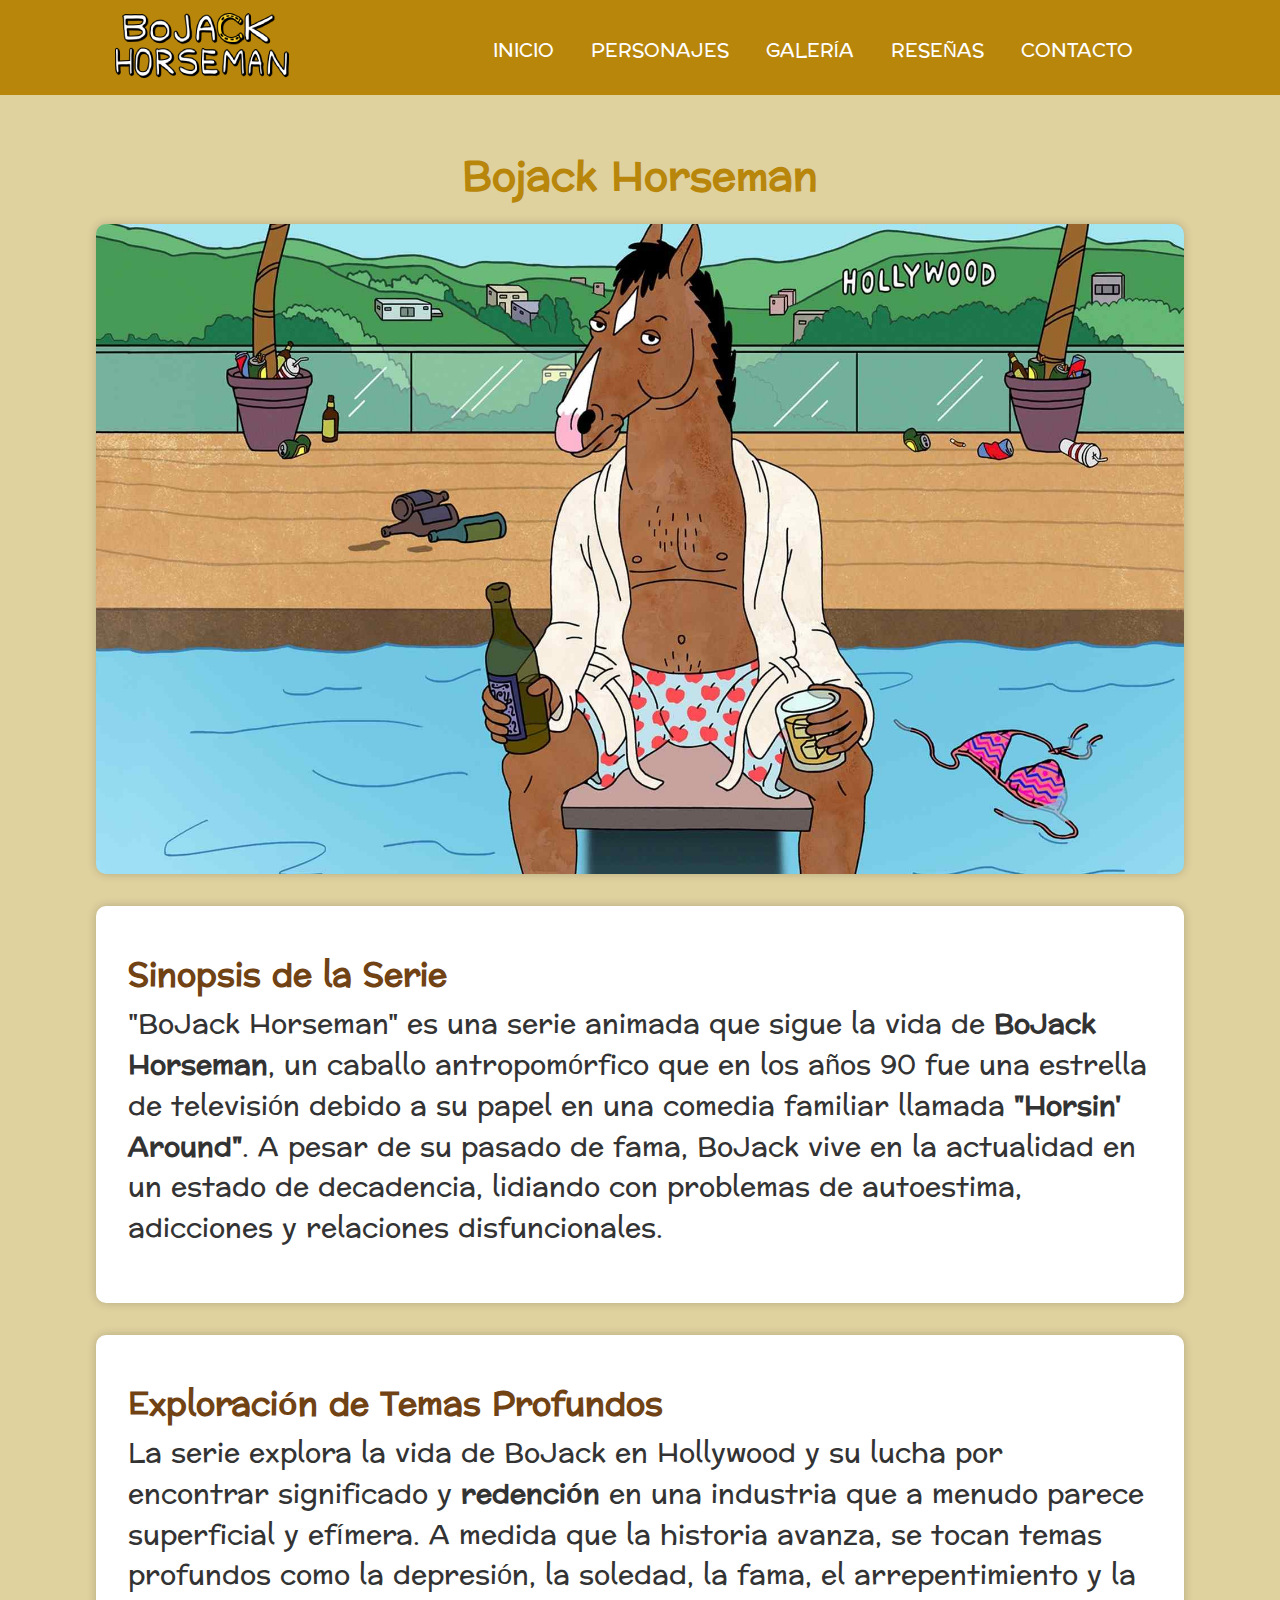
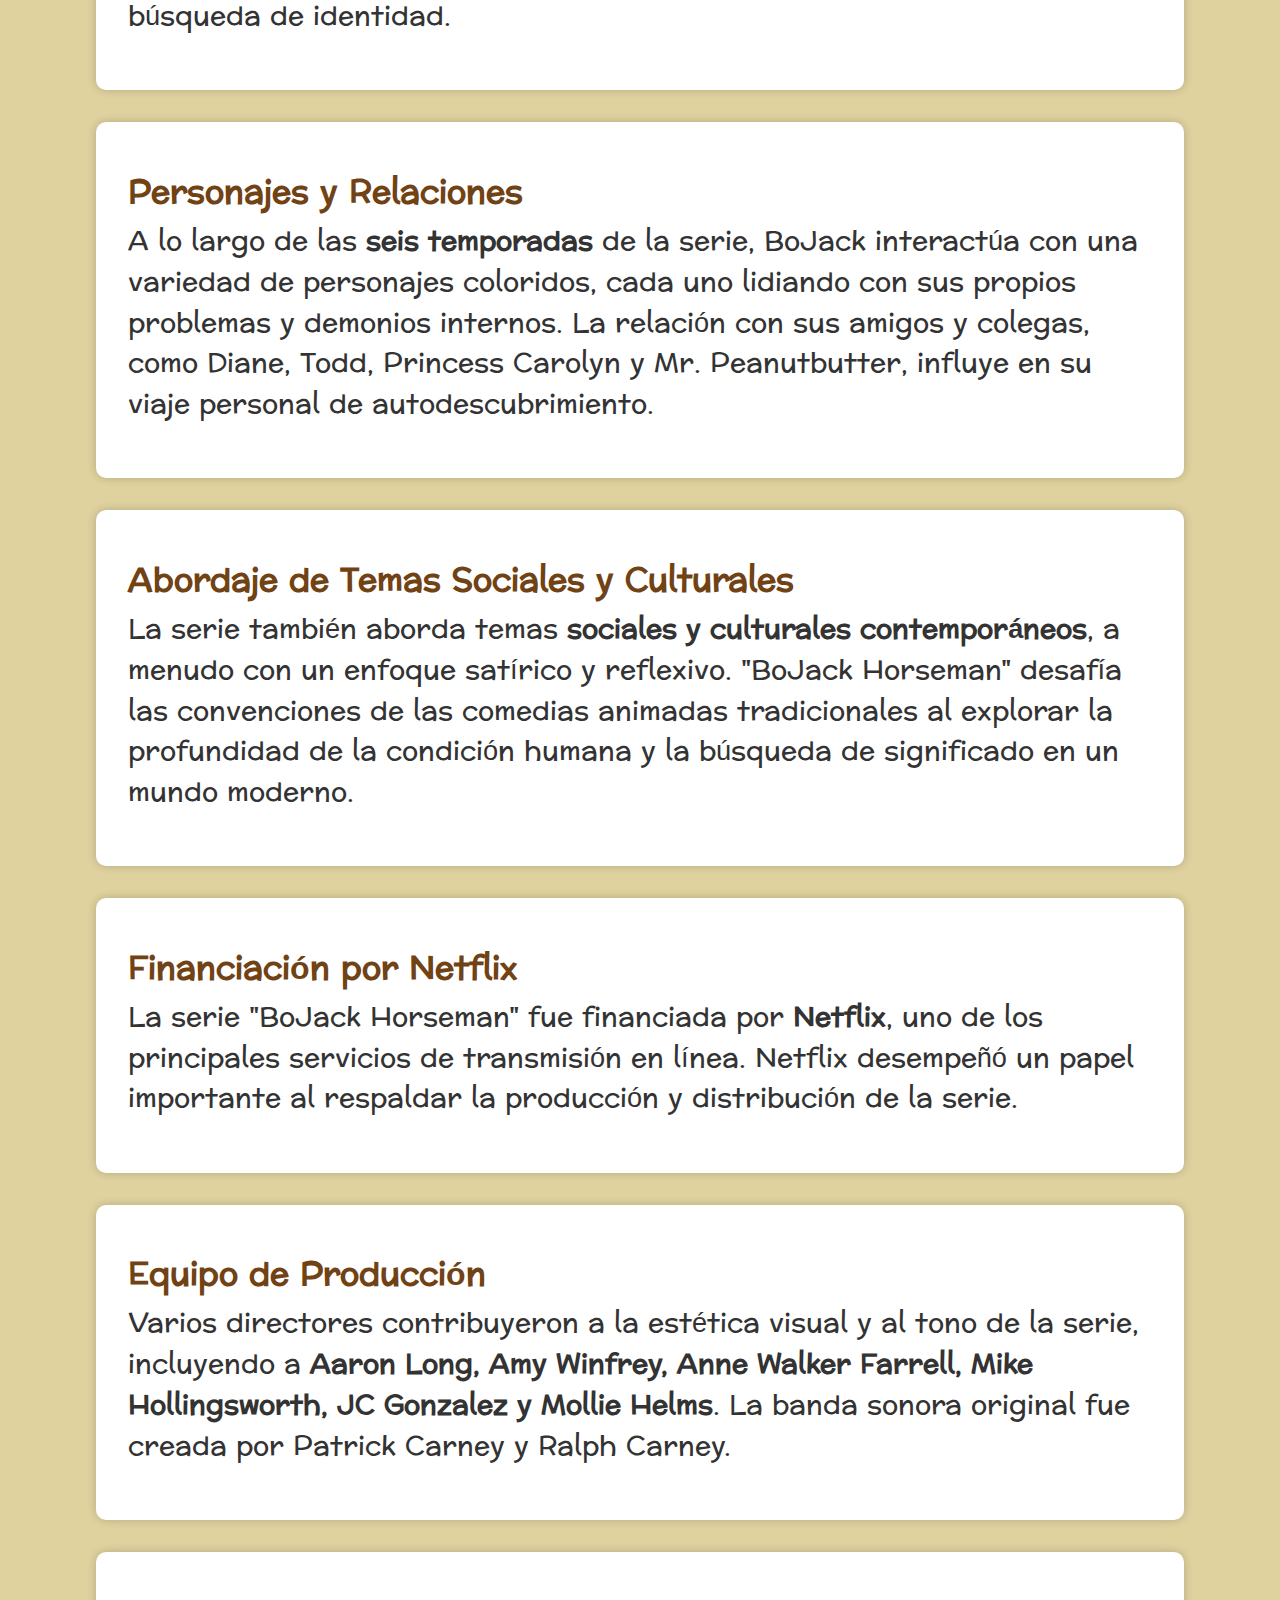
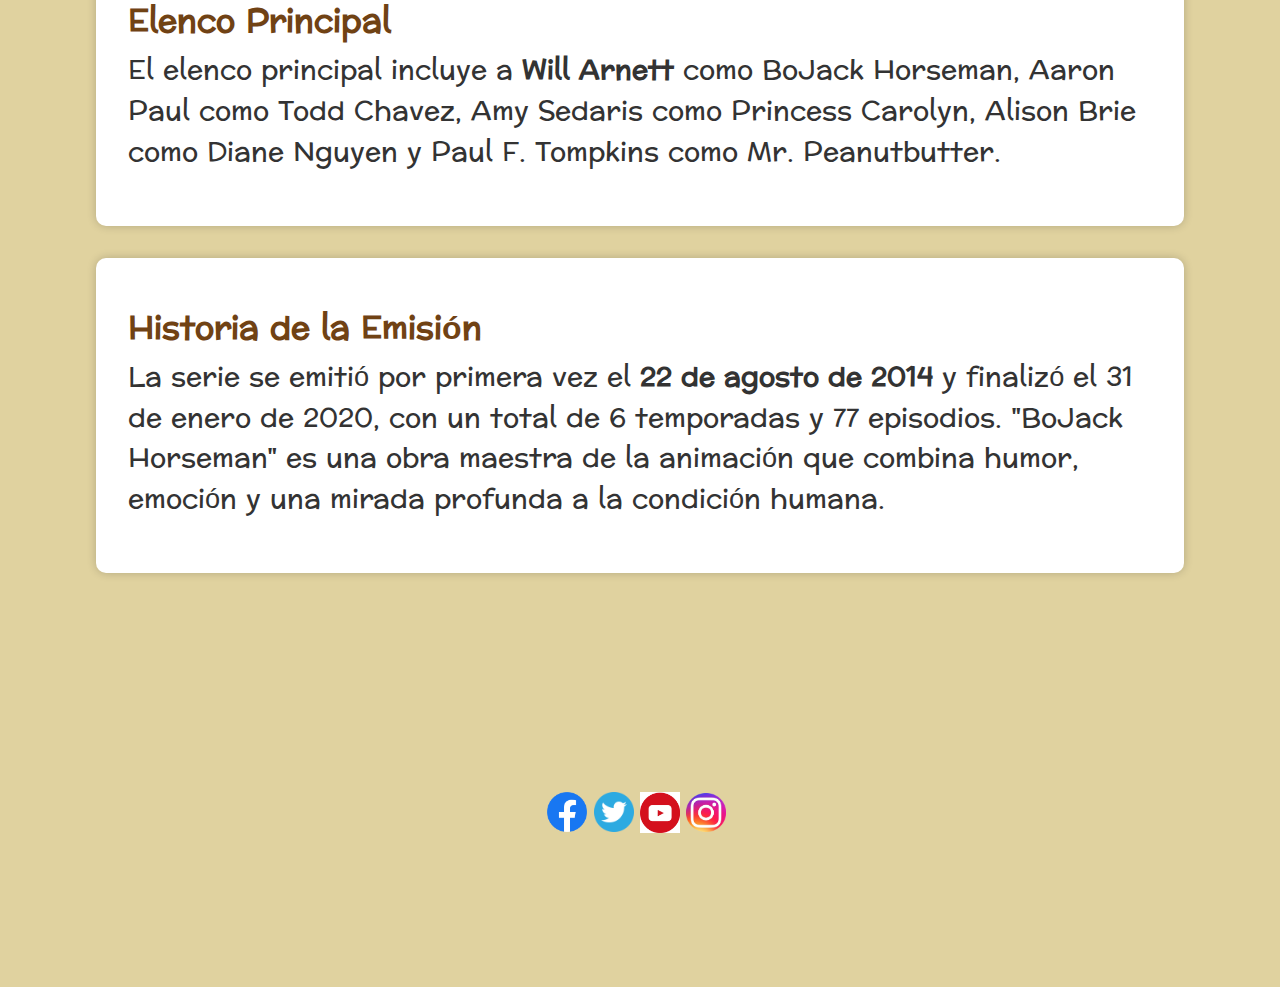
<file: index.html>
<!DOCTYPE html>
<html>
	<head>
		<meta charset="utf-8">
		<meta name="viewport" content="width=device-width, initial-scale=1">

		<link rel="preconnect" href="https://fonts.googleapis.com">
		<link rel="preconnect" href="https://fonts.gstatic.com" crossorigin>
		<link href="https://fonts.googleapis.com/css2?family=Preahvihear&display=swap" rel="stylesheet">
		<link rel="stylesheet" href="https://cdnjs.cloudflare.com/ajax/libs/font-awesome/4.7.0/css/font-awesome.min.css">
		<link rel="stylesheet" href="css/normalize.css"> 
		<link rel="stylesheet" href="css/estilos.css">

		<title>Bojack Horseman</title>
	</head>
	<body>
		<header>
			<div>
				<a href ="index.html">
					<img src="images/logo.png" alt="Logo Bojack Horseman">
				</a>
			</div>
			<a href="javascript:void(0);" class="icon" onclick="myFunction()"><i class="fa fa-bars"></i></a>

			<nav id="menu" class="">
				<ul>
					<li><a href="index.html">INICIO</a></li>
					<li> <a href="personajes.html">PERSONAJES</a>
						<ul class="sub-menu">
							<li>
								<li><a href="personajes.html#bj">Bojack Horseman</a></li>
								<li><a href="personajes.html#dn">Diane Nguyen</a></li>
								<li><a href="personajes.html#pc">Princess Carolyn</a></li>
								<li><a href="personajes.html#mp">Mr. Peanutbutter</a></li>
								<li><a href="personajes.html#tc">Tod Chavez</a></li>
								<li><a href="personajes.html#sl">Sarah Lynn</a></li>								
							</li>
						</ul>	
					</li>
						
					<li><a href="galeria.html">GALERÍA</a></li>
					<li><a href="reseñas.html">RESEÑAS</a></li>
					<li><a href="contacto.html">CONTACTO</a></li>
				</ul>
			</nav>
		</header>

		<section>
			<h1>Bojack Horseman</h1>
			<article class="principal">
       		</article>
<article>
		    	<h2>Sinopsis de la Serie</h2>
		    	<p>"BoJack Horseman" es una serie animada que sigue la vida de <strong>BoJack Horseman</strong>, un caballo antropomórfico que en los años 90 fue una estrella de televisión debido a su papel en una comedia familiar llamada <strong>"Horsin' Around"</strong>. A pesar de su pasado de fama, BoJack vive en la actualidad en un estado de decadencia, lidiando con problemas de autoestima, adicciones y relaciones disfuncionales.</p>
			</article>

			<article>
 		   			<h2>Exploración de Temas Profundos</h2>
		    		<p>La serie explora la vida de BoJack en Hollywood y su lucha por encontrar significado y <strong>redención</strong> en una industria que a menudo parece superficial y efímera. A medida que la historia avanza, se tocan temas profundos como la depresión, la soledad, la fama, el arrepentimiento y la búsqueda de identidad.</p>
				</article>

			<article>
  		  		<h2>Personajes y Relaciones</h2>
  		  		<p>A lo largo de las <strong>seis temporadas</strong> de la serie, BoJack interactúa con una variedad de personajes coloridos, cada uno lidiando con sus propios problemas y demonios internos. La relación con sus amigos y colegas, como Diane, Todd, Princess Carolyn y Mr. Peanutbutter, influye en su viaje personal de autodescubrimiento.</p>
			</article>

			<article>
 		    	<h2>Abordaje de Temas Sociales y Culturales</h2>
  		  		<p>La serie también aborda temas <strong>sociales y culturales contemporáneos</strong>, a menudo con un enfoque satírico y reflexivo. "BoJack Horseman" desafía las convenciones de las comedias animadas tradicionales al explorar la profundidad de la condición humana y la búsqueda de significado en un mundo moderno.</p>
			</article>

			<article>
				<h2>Financiación por Netflix</h2>
   				<p>La serie "BoJack Horseman" fue financiada por <strong>Netflix</strong>, uno de los principales servicios de transmisión en línea. Netflix desempeñó un papel importante al respaldar la producción y distribución de la serie.</p>
			</article>

			<article>
    			<h2>Equipo de Producción</h2>
   				<p>Varios directores contribuyeron a la estética visual y al tono de la serie, incluyendo a <strong> Aaron Long, Amy Winfrey, Anne Walker Farrell, Mike Hollingsworth, JC Gonzalez y Mollie Helms</strong>. La banda sonora original fue creada por Patrick Carney y Ralph Carney.</p>
			</article>

			<article>
    			<h2>Elenco Principal</h2>
    			<p>El elenco principal incluye a <strong>Will Arnett</strong> como BoJack Horseman, Aaron Paul como Todd Chavez, Amy Sedaris como Princess Carolyn, Alison Brie como Diane Nguyen y Paul F. Tompkins como Mr. Peanutbutter.</p>
			</article>

			<article>
    			<h2>Historia de la Emisión</h2>
    			<p>La serie se emitió por primera vez el <strong>22 de agosto de 2014</strong> y finalizó el 31 de enero de 2020, con un total de 6 temporadas y 77 episodios. "BoJack Horseman" es una obra maestra de la animación que combina humor, emoción y una mirada profunda a la condición humana.</p>
			</article>

		
		</section>
	<footer>
        <img src="images/redes/facebook.png" alt="Facebook">
        <img src="images/redes/twitter.png" alt="Twitter">
        <img src="images/redes/youtube.png" alt="Youtube">
        <img src="images/redes/instagram.png" alt="Instagram">
    </footer>

    <script type="text/javascript">
        function myFunction() {
          var x = document.getElementById("menu");
          if (x.className === "") {
            x.className += " responsive";
          } else {
            x.className = "";
          }
        }
    </script>
	
	</body>
</html>
</file>
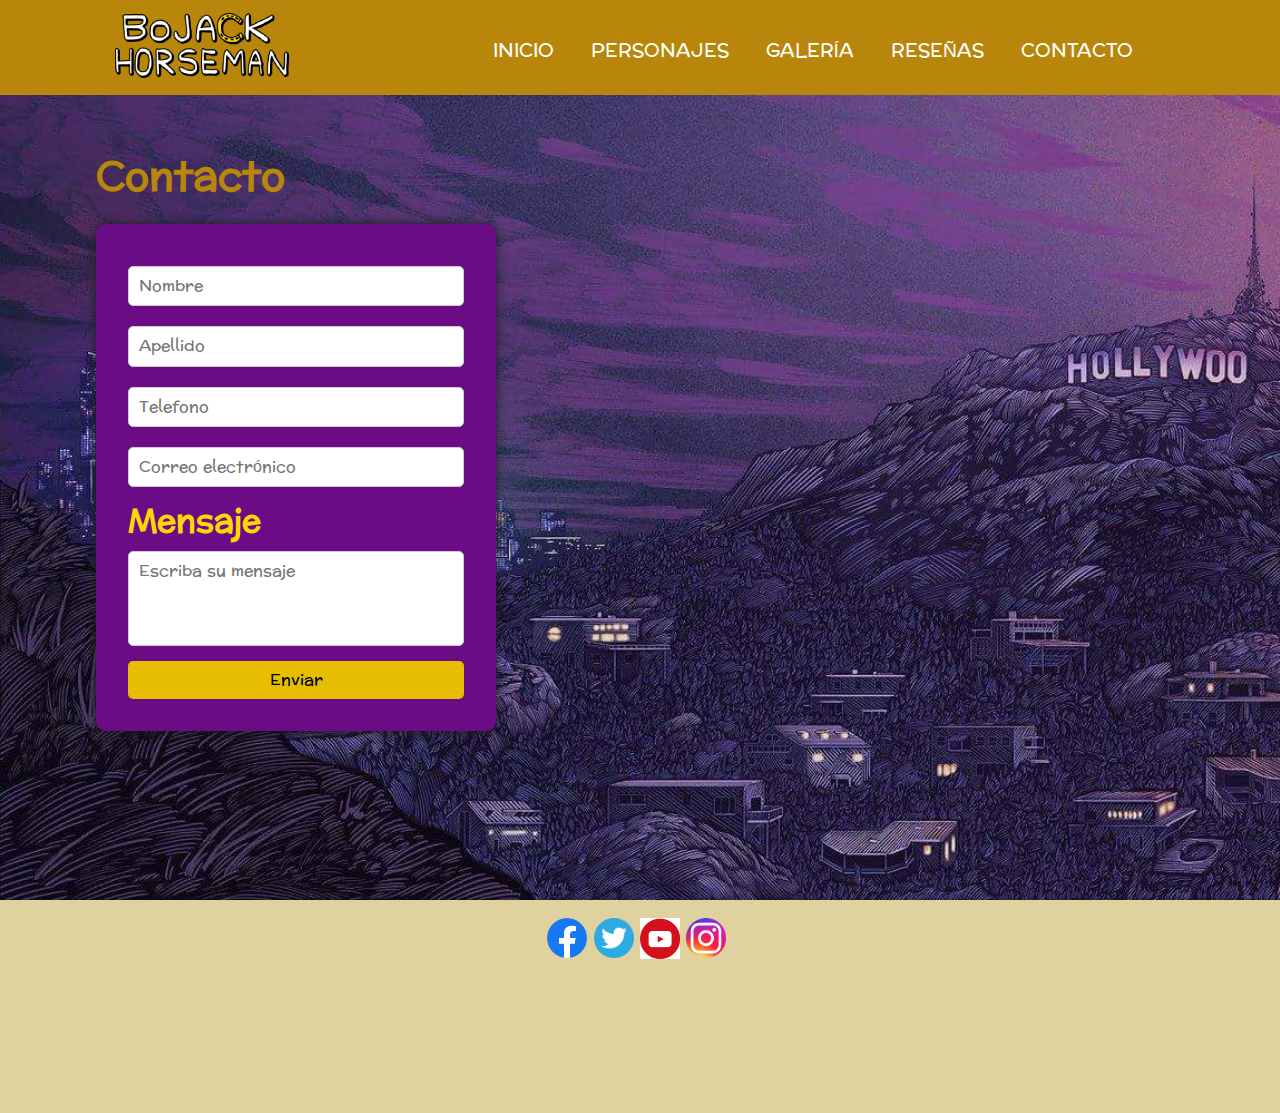
<file: contacto.html>
<!DOCTYPE html>
<html>
	<head>
		<meta charset="utf-8">
		<meta name="viewport" content="width=device-width, initial-scale=1">

		<link rel="preconnect" href="https://fonts.googleapis.com">
		<link rel="preconnect" href="https://fonts.gstatic.com" crossorigin>
		<link href="https://fonts.googleapis.com/css2?family=Preahvihear&display=swap" rel="stylesheet">
		<link rel="stylesheet" href="https://cdnjs.cloudflare.com/ajax/libs/font-awesome/4.7.0/css/font-awesome.min.css">
		<link rel="stylesheet" href="css/normalize.css"> 
		<link rel="stylesheet" href="css/estilos.css">

		<title>Bojack Horseman</title>
	</head>
	<body class = "CT">
		<header>
			<div>
				<a href ="index.html">
					<img src="images/logo.png" alt="Logo Bojack Horseman">
				</a>
			</div>
			<a href="javascript:void(0);" class="icon" onclick="myFunction()"><i class="fa fa-bars"></i></a>

			<nav id="menu" class="">
				<ul>
					<li><a href="index.html">INICIO</a></li>
					<li> <a href="personajes.html">PERSONAJES</a>
						<ul class="sub-menu">
							<li>
								<li><a href="personajes.html#bj">Bojack Horseman</a></li>
								<li><a href="personajes.html#dn">Diane Nguyen</a></li>
								<li><a href="personajes.html#pc">Princess Carolyn</a></li>
								<li><a href="personajes.html#mp">Mr. Peanutbutter</a></li>
								<li><a href="personajes.html#tc">Tod Chavez</a></li>
								<li><a href="personajes.html#sl">Sarah Lynn</a></li>								
							</li>
						</ul>	
					</li>
						
					<li><a href="galeria.html">GALERÍA</a></li>
					<li><a href="reseñas.html">RESEÑAS</a></li>
					<li><a href="contacto.html">CONTACTO</a></li>
				</ul>
			</nav>
		</header>

	<section class="contac">
        <h1>Contacto</h1>

        <div>
            <form action="servicio.php" method="post">
                <input type="text" placeholder="Nombre" required>
                <input type="text" placeholder="Apellido" required>
                <input type="number" placeholder="Telefono">
                <input type="email" placeholder="Correo electrónico" required>
                <h2>Mensaje</h2>
                <textarea id="mensaje" name="mensaje" rows="4" placeholder="Escriba su mensaje" required></textarea>
                <button type="submit">Enviar</button>
            </form>
        </>
    </section>

	<footer>
        <img src="images/redes/facebook.png" alt="Facebook">
        <img src="images/redes/twitter.png" alt="Twitter">
        <img src="images/redes/youtube.png" alt="Youtube">
        <img src="images/redes/instagram.png" alt="Instagram">
    </footer>

    <script type="text/javascript">
        function myFunction() {
          var x = document.getElementById("menu");
          if (x.className === "") {
            x.className += " responsive";
          } else {
            x.className = "";
          }
        }
    </script>
	
	</body>
</html>
</file>
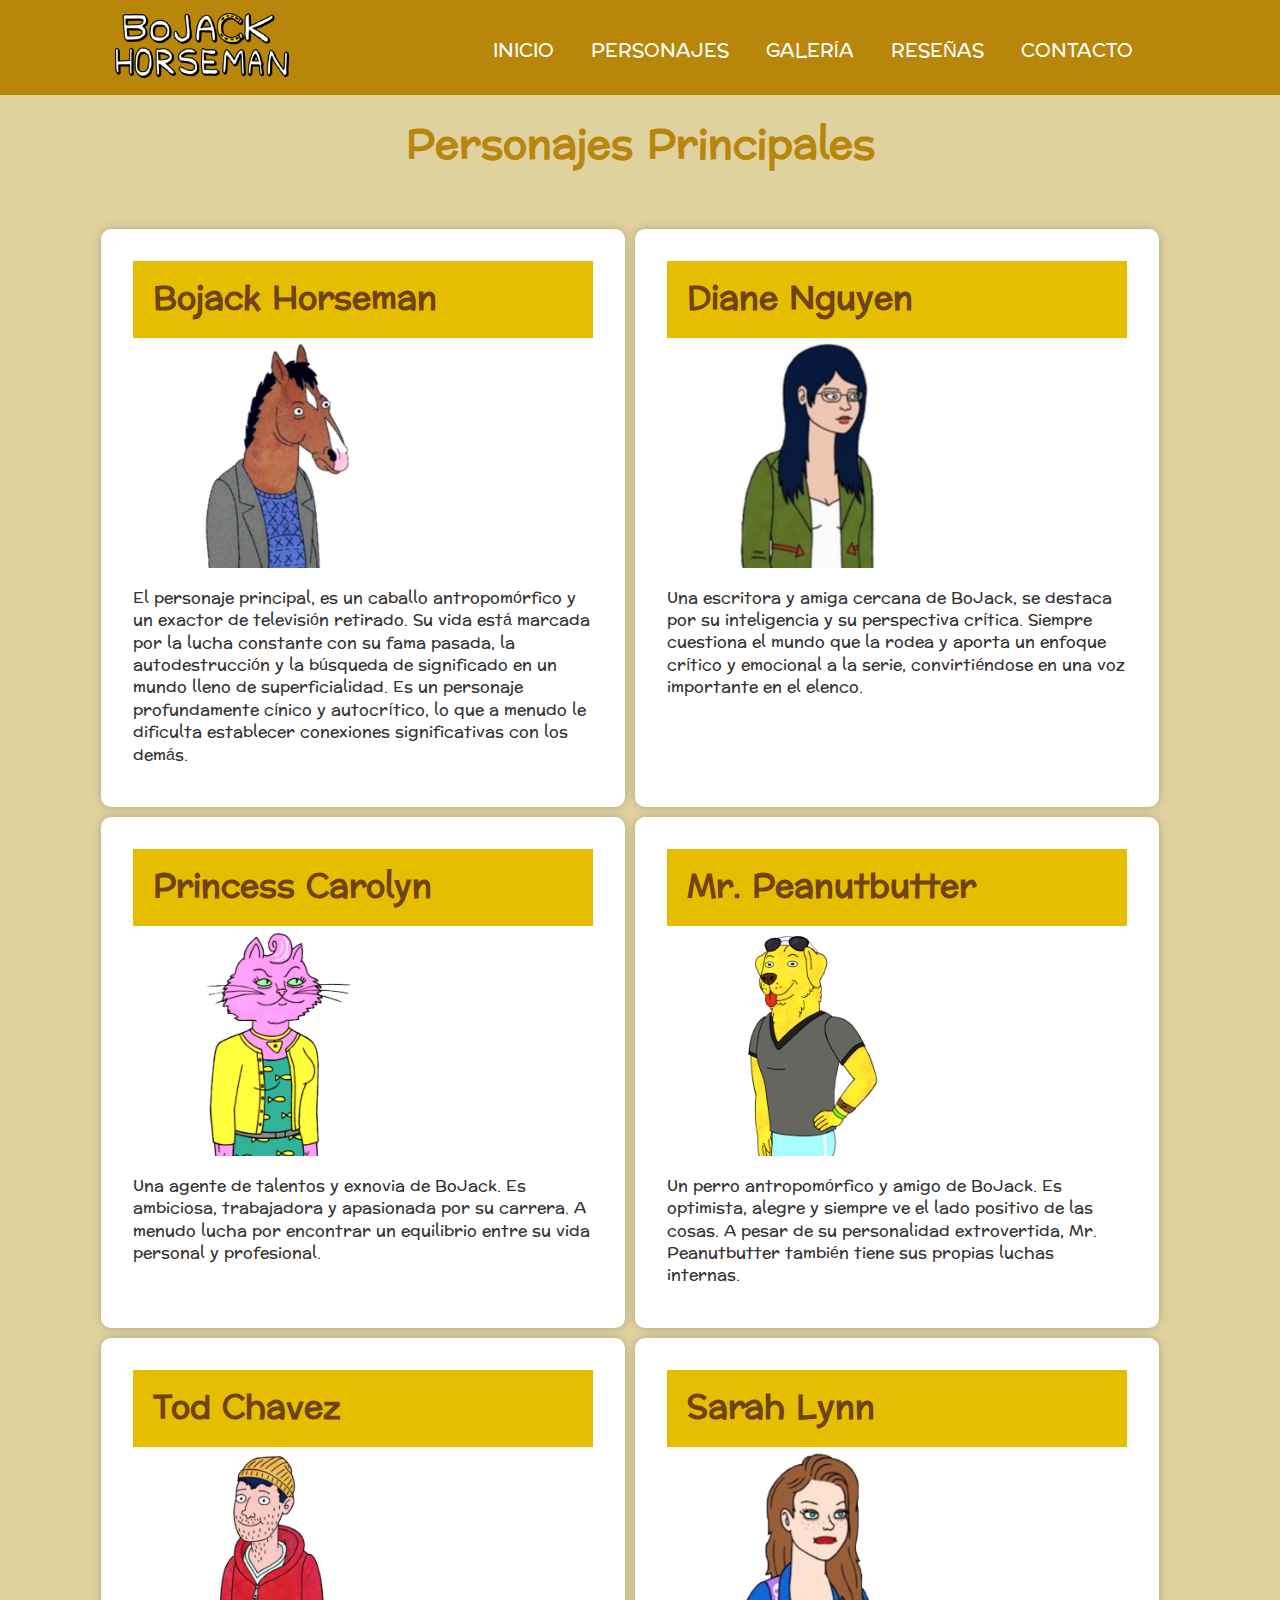
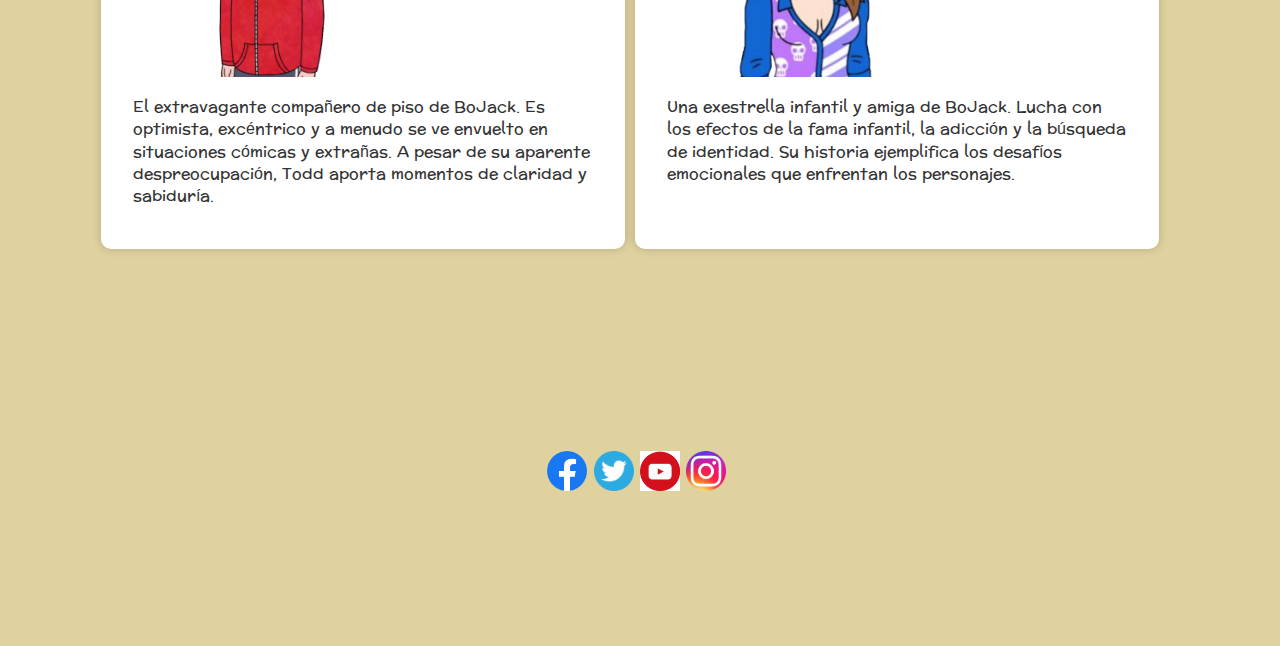
<file: personajes.html>
<!DOCTYPE html>
<html>
	<head>
		<meta charset="utf-8">
		<meta name="viewport" content="width=device-width, initial-scale=1">
		<link rel="preconnect" href="https://fonts.googleapis.com">
		<link rel="preconnect" href="https://fonts.gstatic.com" crossorigin>
		<link href="https://fonts.googleapis.com/css2?family=Preahvihear&display=swap" rel="stylesheet">

		<link rel="stylesheet" href="https://cdnjs.cloudflare.com/ajax/libs/font-awesome/4.7.0/css/font-awesome.min.css">

		<link rel="stylesheet" href="css/normalize.css"> 
		<link rel="stylesheet" href="css/estilos.css">

		<title>Bojack Horseman</title>
	</head>
	<body>
		<header>
			<div>
				<a href="index.html">
					<img src="images/logo.png" alt="Logo Bojack Horseman">
				</a>
			</div>
			<a href="javascript:void(0);" class="icon" onclick="myFunction()"><i class="fa fa-bars"></i></a>

			<nav id="menu" class="">
				<ul>
					<li><a href="index.html">INICIO</a></li>
					<li>
						<a href="personajes.html">PERSONAJES</a>
						<ul class="sub-menu">
							<li><a href="#bj">Bojack Horseman</a></li>
							<li><a href="#dn">Diane Nguyen</a></li>
							<li><a href="#pc">Princess Carolyn</a></li>
							<li><a href="#mp">Mr. Peanutbutter</a></li>
							<li><a href="#tc">Tod Chavez</a></li>
							<li><a href="#sl">Sarah Lynn</a></li>
						</ul>
					</li>

					<li><a href="galeria.html">GALERÍA</a></li>
					<li><a href="reseñas.html">RESEÑAS</a></li>
					<li><a href="contacto.html">CONTACTO</a></li>
				</ul>
			</nav>
		</header>
		<h1>Personajes Principales</h1>
		<section class="personajes">

			<article id="bj">
				<h2>Bojack Horseman</h2>
				<img src="images/Personajes/Bojack.png" class="personajes" alt="Bojack Horseman">

				<p>
					El personaje principal, es un caballo antropomórfico y un exactor de televisión retirado. Su vida está marcada por la lucha constante con su fama pasada, la autodestrucción y la búsqueda de significado en un mundo lleno de superficialidad. Es un personaje profundamente cínico y autocrítico, lo que a menudo le dificulta establecer conexiones significativas con los demás.
				</p>
			</article>
			<article id="dn">
				<h2>Diane Nguyen</h2>
				<img src="images/Personajes/DianeNguyen.png" class="personajes" alt="Diane Nguyen">

				<p>
					Una escritora y amiga cercana de BoJack, se destaca por su inteligencia y su perspectiva crítica. Siempre cuestiona el mundo que la rodea y aporta un enfoque crítico y emocional a la serie, convirtiéndose en una voz importante en el elenco.
				</p>
			</article>

			<article id="pc">
				<h2>Princess Carolyn</h2>
				<img src="images/Personajes/PrincessCarolyn.png" class="personajes" alt="Princess Carolyn">
				<p>
					Una agente de talentos y exnovia de BoJack. Es ambiciosa, trabajadora y apasionada por su carrera. A menudo lucha por encontrar un equilibrio entre su vida personal y profesional.
				</p>
			</article>

			<article id="mp">
				<h2>Mr. Peanutbutter</h2>
				<img src="images/Personajes/MrPeanutbutter.png" class="personajes" alt="Mr. Peanutbutter">
				<p>
					Un perro antropomórfico y amigo de BoJack. Es optimista, alegre y siempre ve el lado positivo de las cosas. A pesar de su personalidad extrovertida, Mr. Peanutbutter también tiene sus propias luchas internas.
				</p>
			</article>

			<article id="tc">
				<h2>Tod Chavez</h2>
				<img src="images/Personajes/TodChavez.png" class="personajes" alt="Tod Chavez">
				<p>
					El extravagante compañero de piso de BoJack. Es optimista, excéntrico y a menudo se ve envuelto en situaciones cómicas y extrañas. A pesar de su aparente despreocupación, Todd aporta momentos de claridad y sabiduría.
				</p>
			</article>

			<article id="sl">
				<h2>Sarah Lynn</h2>
				<img src="images/Personajes/SarahLynn.png" class="personajes" alt="Sarah Lynn">
				<p>
					Una exestrella infantil y amiga de BoJack. Lucha con los efectos de la fama infantil, la adicción y la búsqueda de identidad. Su historia ejemplifica los desafíos emocionales que enfrentan los personajes.
				</p>
			</article>

		</section>
		<footer>
			<img src="images/redes/facebook.png" alt="Facebook">
			<img src="images/redes/twitter.png" alt="Twitter">
			<img src="images/redes/youtube.png" alt="Youtube">
			<img src="images/redes/instagram.png" alt="Instagram">
		</footer>
		<script type="text/javascript">
			function myFunction() {
				var x = document.getElementById("menu");
				if (x.className === "") {
					x.className += " responsive";
				} else {
					x.className = "";
				}
			}
		</script>
	</body>
</html>
</file>
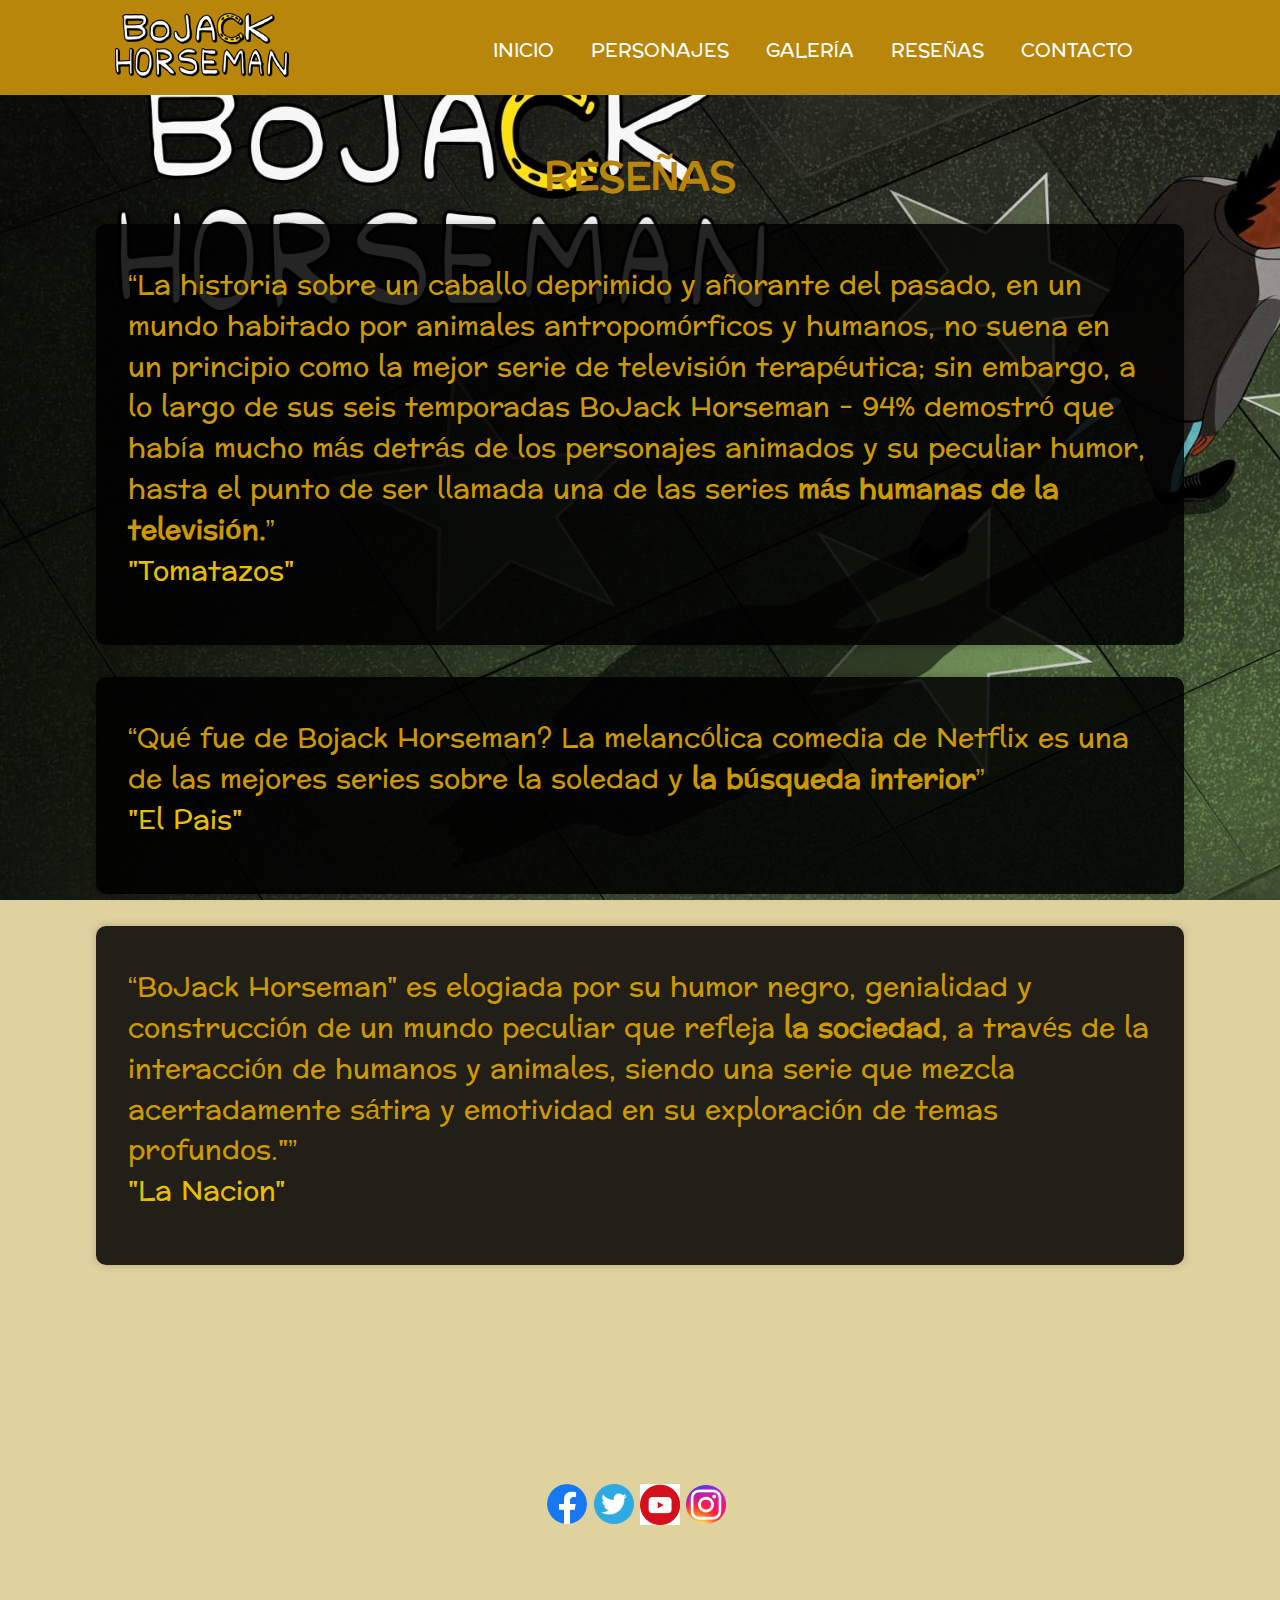
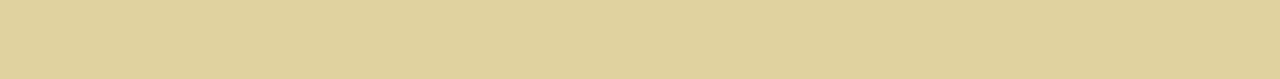
<file: reseñas.html>
<!DOCTYPE html>
<html>
	<head>
		<meta charset="utf-8">
		<meta name="viewport" content="width=device-width, initial-scale=1">
		<link rel="preconnect" href="https://fonts.googleapis.com">
		<link rel="preconnect" href="https://fonts.gstatic.com" crossorigin>
		<link href="https://fonts.googleapis.com/css2?family=Preahvihear&display=swap" rel="stylesheet">
		<link rel="stylesheet" href="https://cdnjs.cloudflare.com/ajax/libs/font-awesome/4.7.0/css/font-awesome.min.css">
		<link rel="stylesheet" href="css/normalize.css"> 
		<link rel="stylesheet" href="css/estilos.css">

		<title>Bojack Horseman</title>
	</head>
	<body class ="fondorese">
		<header>
			<div>
				<a href ="index.html">
					<img src="images/logo.png" alt="Logo Bojack Horseman">
				</a>
			</div>
			<a href="javascript:void(0);" class="icon" onclick="myFunction()"><i class="fa fa-bars"></i></a>

			<nav id="menu" class="">
				<ul>
					<li><a href="index.html">INICIO</a></li>
					<li> <a href="personajes.html">PERSONAJES</a>
						<ul class="sub-menu">
							<li>
								<li><a href="personajes.html#bj">Bojack Horseman</a></li>
								<li><a href="personajes.html#dn">Diane Nguyen</a></li>
								<li><a href="personajes.html#pc">Princess Carolyn</a></li>
								<li><a href="personajes.html#mp">Mr. Peanutbutter</a></li>
								<li><a href="personajes.html#tc">Tod Chavez</a></li>
								<li><a href="personajes.html#sl">Sarah Lynn</a></li>								
							</li>
						</ul>	
					</li>
						
					<li><a href="galeria.html">GALERÍA</a></li>
					<li><a href="reseñas.html">RESEÑAS</a></li>
					<li><a href="contacto.html">CONTACTO</a></li>
				</ul>
			</nav>
		</header>

		<section class="rese">
			<h1>RESEÑAS</h1>
			<article class="artrese">
				<div>
					<p>
						“La historia sobre un caballo deprimido y añorante del pasado, en un mundo habitado por animales antropomórficos y humanos, no suena en un principio como la mejor serie de televisión terapéutica; sin embargo, a lo largo de sus seis temporadas BoJack Horseman - 94% demostró que había mucho más detrás de los personajes animados y su peculiar humor, hasta el punto de ser llamada una de las series <strong>más humanas de la televisión.</strong>”
						<a href="https://www.tomatazos.com/noticias/463044/Creador-de-BoJack-Horseman-dice-que-lo-mejor-de-la-serie-es-como-ha-ayudado-a-las-personas">"Tomatazos"</a>
					</p>
				</div>
			</article>
			<article class="artrese">
				<div>
					<p>
						“Qué fue de Bojack Horseman?
						La melancólica comedia de Netflix es una de las mejores series sobre la soledad y <strong>la búsqueda interior</strong>”
						<a href="https://elpais.com/cultura/2017/10/05/television/1507195272_293520.html">"El Pais"</a>
					</p>
				</div>
			</article>
			<article class="artrese">
				<div>
					<p>
						“BoJack Horseman" es elogiada por su humor negro, genialidad y construcción de un mundo peculiar que refleja <strong>la sociedad</strong>, a través de la interacción de humanos y animales, siendo una serie que mezcla acertadamente sátira y emotividad en su exploración de temas profundos."”
						<a href="https://www.lanacion.com.ar/espectaculos/series-de-tv/por-que-vale-la-pena-ver-bojack-horseman-nid1921933/">"La Nacion"</a>
					</p>
				</div>
			</article>
		</section>
	<footer>
        <img src="images/redes/facebook.png" alt="Facebook">
        <img src="images/redes/twitter.png" alt="Twitter">
        <img src="images/redes/youtube.png" alt="Youtube">
        <img src="images/redes/instagram.png" alt="Instagram">
    </footer>

    <script type="text/javascript">
        function myFunction() {
          var x = document.getElementById("menu");
          if (x.className === "") {
            x.className += " responsive";
          } else {
            x.className = "";
          }
        }
    </script>
	
	</body>
</html>
</file>
<file: css/estilos.css>
* {
  padding: 0px;
  margin: 0px;
  box-sizing: border-box;
}
body{
  font-family: 'Preahvihear', sans-serif;
    background-color: #e0d29f;
}
header{
  padding-top: 1%;
  padding-right: 9%;
  padding-bottom: 1%;
  padding-left: 9%;
  display: flex;
  justify-content: space-between;
  background-color: #B8860B;
}
/*menu principal */
nav ul {
    margin-top: 4%;
}

nav ul li {
    display: inline-block;
    position: relative; 
}

nav ul li a {
    font-size: 1.2rem;
    padding-right: 2rem;
    text-transform: uppercase;
    display: block; 
    color: #fff;
    text-decoration: none; 
}

nav ul li a:hover {
    text-decoration: underline;
    font-weight: 800;
    background-color:  #8B4513 ;
    border-radius: 5px;
}

.sub-menu {
    display: none;
    position: absolute; 
    top: 100%;
    left: 0;
    margin-top: 1%;
    background-color: #fff; 
    border: 2px solid #ccc; 
    border-top: none; 
    border-radius: 0 0 15px 15px;

}


.sub-menu li a {
    padding: 10px 15px;
    color: #000;
    text-decoration: none;
    display: block;
    width: 100%;
    text-transform: capitalize;
}

.sub-menu li a:hover {
    background-color: #E5BE01;
    color: #fff;
    display: block;
    border-radius: 0 0 15px 15px;
}

nav ul li:hover .sub-menu {
    display: block;
}

a{
	text-decoration: none;
	color: #000000;
}
.icon { display: none; }
section{
	max-width: 1300px;
	width: 90%;
	margin-left: auto;
	margin-right: auto;
}

section {
  max-width: 1200px;
  width: 90%;
  margin: 0 auto;
  padding: 2rem;
}

h1 {
  font-size: 2.5rem;
  text-align: center;
  margin-bottom: 1.5rem;
  color: #B8860B;
}

article {
  background-color: #ffffff;
  border-radius: 10px;
  box-shadow: 0 0 10px rgba(0, 0, 0, 0.2);
  padding: 2rem;
  margin-bottom: 2rem;
}

h2 {
  font-size: 1.8rem;
  color: #704214; 
}

p {
  font-size: 1.2rem;
  color: #333; 
  line-height: 1.5;
}

button {
  background-color: #704214;
  color: #fff;
  padding: 10px 20px;
  border: none;
  border-radius: 5px;
  cursor: pointer;
  transition: background-color 0.3s;
  display: block;
  margin: 0 auto;
}

button:hover {
  background-color: #946239; 
}

.principal{
	width: 100%;
	height: 650px;
	background-image: url(../images/bjprincipal.jpg);
	background-size: cover;
	background-repeat: no-repeat;
	display: block;
	justify-content: center;
	align-items: center;
}
.principal div img{
	width: 70%;
}
/*galería */
.secundario {
  margin-top: 5%;
  display: flex;
  flex-wrap: wrap;
  justify-content: space-between;
  background-color: #eee0a2;

}


.secundario div {
  width: 33% ; 
  margin-bottom: 1rem;
  margin-right: 0.1rem;
  border-radius: 8px;
  box-shadow: 0 0 15px #00000030;
  overflow: hidden;
  position: relative;
  cursor: pointer;
}

.secundario div a img {
  width: 100%;
  transition: transform 0.2s;
}

.secundario div:hover a img {
  transform: scale(1.05);
}

.secundario div a:active {
  box-shadow: 0 0 10px rgba(0, 0, 0, 0.5);
}


section article div p a{
	color: #E5BE01;
	display:block;
}

p{
	margin-top: 1%;
	margin-left: auto;
	margin-right: auto;
	margin-bottom: 2%;
	font-size: 1.7rem;
}
h1{
  text-align: center;
}
h2{
	margin-top: 2%;
	margin-left: auto;
	margin-right: auto;
	font-size: 2rem;
}
footer{
	display: flex;
	justify-content: center;
	align-items: center;
	height: 350px;
}
footer img{
	max-width: 2.5rem;
	width: 100%;
	height: auto;
	margin-right: .5%;
}


.personajes {
  display: flex;
  flex-wrap: wrap; 
  margin-top: 5px;
  margin-bottom: 10px;
}

.personajes article {
  flex: 0 0 calc(50% - 20px);
  margin: 5px;
  max-width: calc(50% - 20px); /
  box-sizing: border-box; 
}

.personajes img {
  display: inline;
  width: 150px;
  height: auto;
  margin-left: 15%;

}

.personajes article h2 {
  margin-top: 0;
  background-color: #E5BE01;
  padding: 20px;
}

.personajes p {
  display: inline-flex;
  font-size: 1rem;
  line-height: 1.4;
  text-align: left;
}
/*Reseña*/
.fondorese{
    background-image: url(../images/rese.jpg);
    background-size: cover;
    background-repeat: no-repeat;
    width: 100%;
    background-attachment: fixed;


}

.artrese{
  background-color: rgba(0, 0, 0, 0.85);

}

.artrese div p{
color: #cc9900;
}

.CT{
    background-image: url(../images/F.jpg);
    background-size: cover;
    background-repeat: no-repeat;
    width: 100%;
    background-attachment: fixed;
}
.contac h1{
  text-align: left;
}
form {
  max-width: 400px;
  padding: 2rem;
  border-radius: 10px;
  box-shadow: 0 0 10px #1E1E1E;
  background-color: #6B0B86;
}
section div form h2{
  color: #FFD700;

}
input[type="text"],
input[type="number"],
input[type="email"],
textarea {
  width: 100%;
  padding: 10px;
  margin: 10px 0;
  border: 1px solid #ccc;
  border-radius: 5px;
}

textarea {
  resize: none;
}

button {
  width: 100%;
  background-color: #E5BE02;
  color: #000;
  padding: 10px;
  border: none;
  border-radius: 5px;
  cursor: pointer;
  transition: background-color 0.3s;
}

button:hover {
  background-color: #FFD700; 
}



@media (max-width: 480px) { 
header{
	align-items: center;
	justify-content: space-around;
	flex-wrap: wrap;
	background-color: #ffffff;
	position: sticky;
	top: 0;
	z-index: 1;
  background-color: #B8860B;
}
header div, header a {
	flex: 1 0 50%;
}
header nav {
	flex-basis: 100%;
}
.icon {
	display: block;
	padding-right: 0.9rem;
	text-align: right;
}
nav ul {
	display: none;
}
nav.responsive ul {
	display: block;
}
nav.responsive ul li {
	display: block;
	text-align: center;
	padding: 0.5rem;
}
nav.responsive ul li a {
	padding-right: 0;
}
section{
	max-width: 480px;
	width: 100%;
	margin-left: auto;
	margin-right: auto;
}
.principal{
	height: 250px;
	padding: 10%;
}
.secundario{
	margin-top: 1%;
	display: block;
}
.secundario div{
	margin-right: auto;
	margin-left: auto;
	width: 90%;
}
.secundario div a img{
	margin-bottom: 1rem;
}

h1{
  font-size: 1.5rem;
}
  
h2{
  font-size: 1rem; 
}
  
p{
  font-size: 0.7rem;
}
  
button{
  font-size: 0.9rem;
}

footer{
	height: 80px;
	justify-content: space-evenly;
}
footer img{
	max-width: 3rem;
}
.personajes {
    display: block; 
  }

  .personajes article {
    margin: 10px 0;
    max-width: 100%; 
    box-sizing: border-box;
  }

  .personajes img {
    display: block;
    width: 100%;
    height: auto;
    margin-left: 0; 
  }

  .personajes article h2 {
    margin-top: 10px; 
    background-color: #E5BE01;
    padding: 10px;
    text-align: center; 
  }

  .personajes p {
    font-size: 1rem;
    line-height: 1.4;
    text-align: left; 
  }
  .secundario {
    margin-top: 5%;
    display: flex;
    flex-wrap: wrap;
    justify-content: center; 
    background-color: #eee0a2;
  }

  .secundario div {
    width: 100%;
    margin-bottom: 1rem;
    border-radius: 8px;
    box-shadow: 0 0 15px #00000030;
    overflow: hidden;
    position: relative;
    cursor: pointer;
  }

  .secundario div a img {
    width: 100%;
    transition: transform 0.2s;
  }

  .secundario div:hover a img {
    transform: scale(1.05);
  }

  .secundario div a:active {
    box-shadow: 0 0 10px rgba(0, 0, 0, 0.5);
  }

  /* lightbox cel */
  .lightbox {
    position: fixed;
    top: 0;
    left: 0;
    right: 0;
    bottom: 0;
    z-index: 999; 
    background-color: rgba(0, 0, 0, 0.8);
    display: flex;
    align-items: center;
    justify-content: center;
  }
  .artrese div {
    padding: 1rem; 
    margin-bottom: 1rem; 
    background-color: rgba(0, 0, 0, 0.85);
    border-radius: 10px;
    box-shadow: 0 0 10px rgba(0, 0, 0, 0.2);
  }

  .artrese div p {
    color: #cc9900;
    font-size: 1rem; 
    line-height: 1.4; 
  }
  
  .fondorese {
    background-color: rgba(0, 0, 0, 0.85); 
    padding: 1rem; 
  }

  .fondorese::before {
    content: '';
    background-image: url(../images/rese.jpg);
    background-size: cover;
    background-repeat: no-repeat;
    width: 100%;
    height: 200px; 
    position: absolute;
    top: 0;
    left: 0;
    right: 0;
    bottom: 0;
    opacity: 0.7; 
    z-index: -1; 
  }
  
  .fondorese h1 {
    color: #E5BE01; /
    font-size: 1.5rem; 
    margin-bottom: 1rem; 
  }
  
  .fondorese p {
    color: #f4f4f4; 
    font-size: 1rem;
    line-height: 1.4; 
  }
   .contac h1 {
    text-align: center; 
  }

  form {
    max-width: 90%; 
    padding: 1rem; 
    border-radius: 10px;
    box-shadow: 0 0 10px #1E1E1E;
    background-color: #6B0B86;
  }

  section div form h2 {
    color: #FFD700;
  }

  input[type="text"],
  input[type="number"],
  input[type="email"],
  textarea {
    width: 100%;
    padding: 10px;
    margin: 10px 0;
    border: 1px solid #ccc;
    border-radius: 5px;
  }

  textarea {
    resize: none;
  }

  button {
    width: 100%;
    background-color: #E5BE02;
    color: #000;
    padding: 10px;
    border: none;
    border-radius: 5px;
    cursor: pointer;
    transition: background-color 0.3s;
    display: block; 
    margin-top: 10px; 
  }

  button:hover {
    background-color: #FFD700;
  }
  .sub-menu {
  display: none !important;
}
}
</file>
